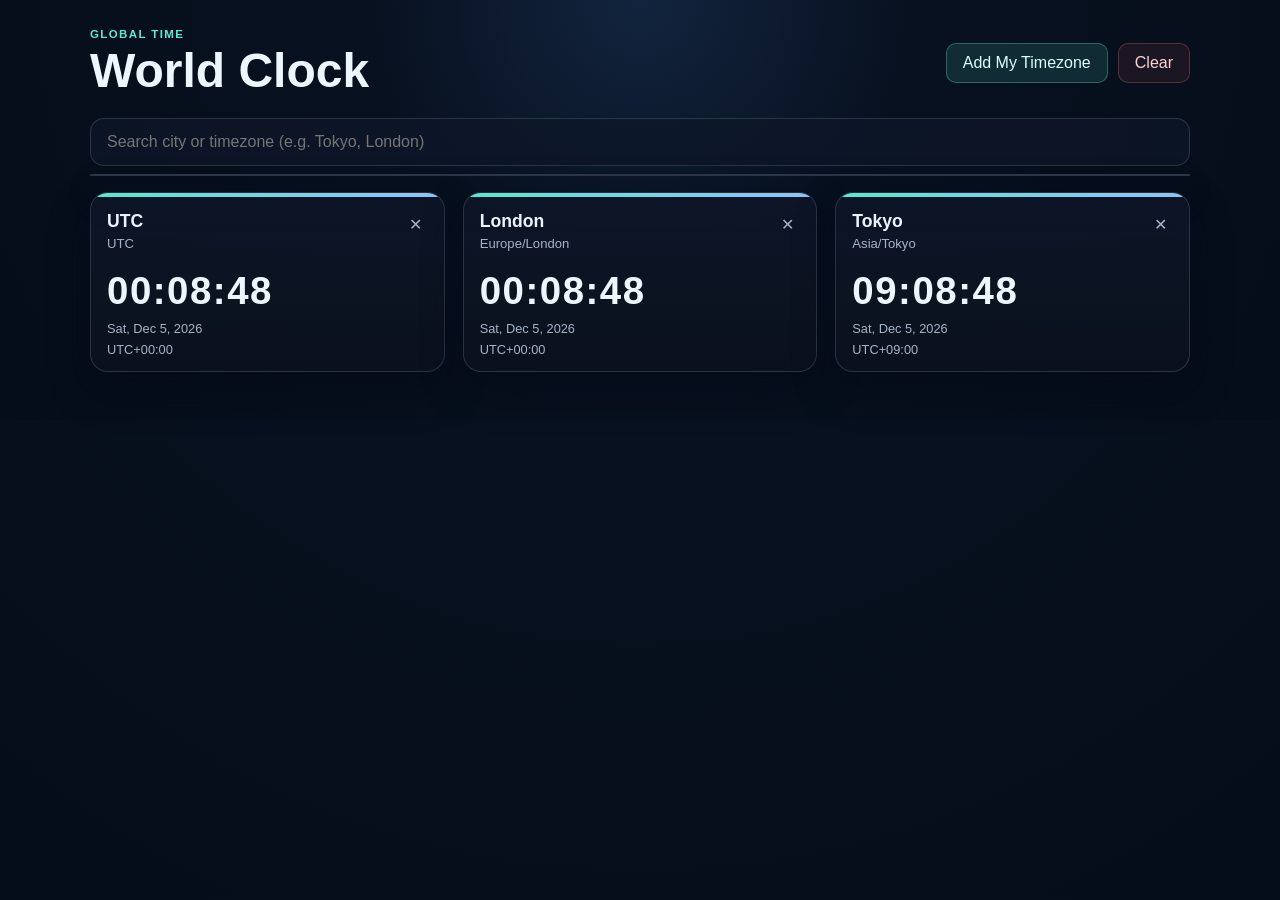
<file: index.html>
<!DOCTYPE html>
<html lang="en">
  <head>
    <meta charset="UTF-8" />
    <meta name="viewport" content="width=device-width, initial-scale=1.0" />
    <title>World Clock</title>
    <link rel="stylesheet" href="styles.css" />
  </head>
  <body>
    <div class="app-shell">
      <header class="topbar">
        <div>
          <p class="eyebrow">Global time</p>
          <h1>World Clock</h1>
        </div>
        <div class="toolbar">
          <button id="add-local-timezone" class="secondary">Add My Timezone</button>
          <button id="clear-all" class="danger">Clear</button>
        </div>
      </header>

      <section class="search-panel">
        <label class="sr-only" for="timezone-search">Search timezone</label>
        <input
          id="timezone-search"
          type="text"
          autocomplete="off"
          placeholder="Search city or timezone (e.g. Tokyo, London)"
        />
        <div id="search-results" class="search-results" aria-live="polite"></div>
      </section>

      <main>
        <section id="clocks" class="clock-grid" aria-live="polite"></section>
      </main>
    </div>

    <script src="app.js"></script>
  </body>
</html>
</file>
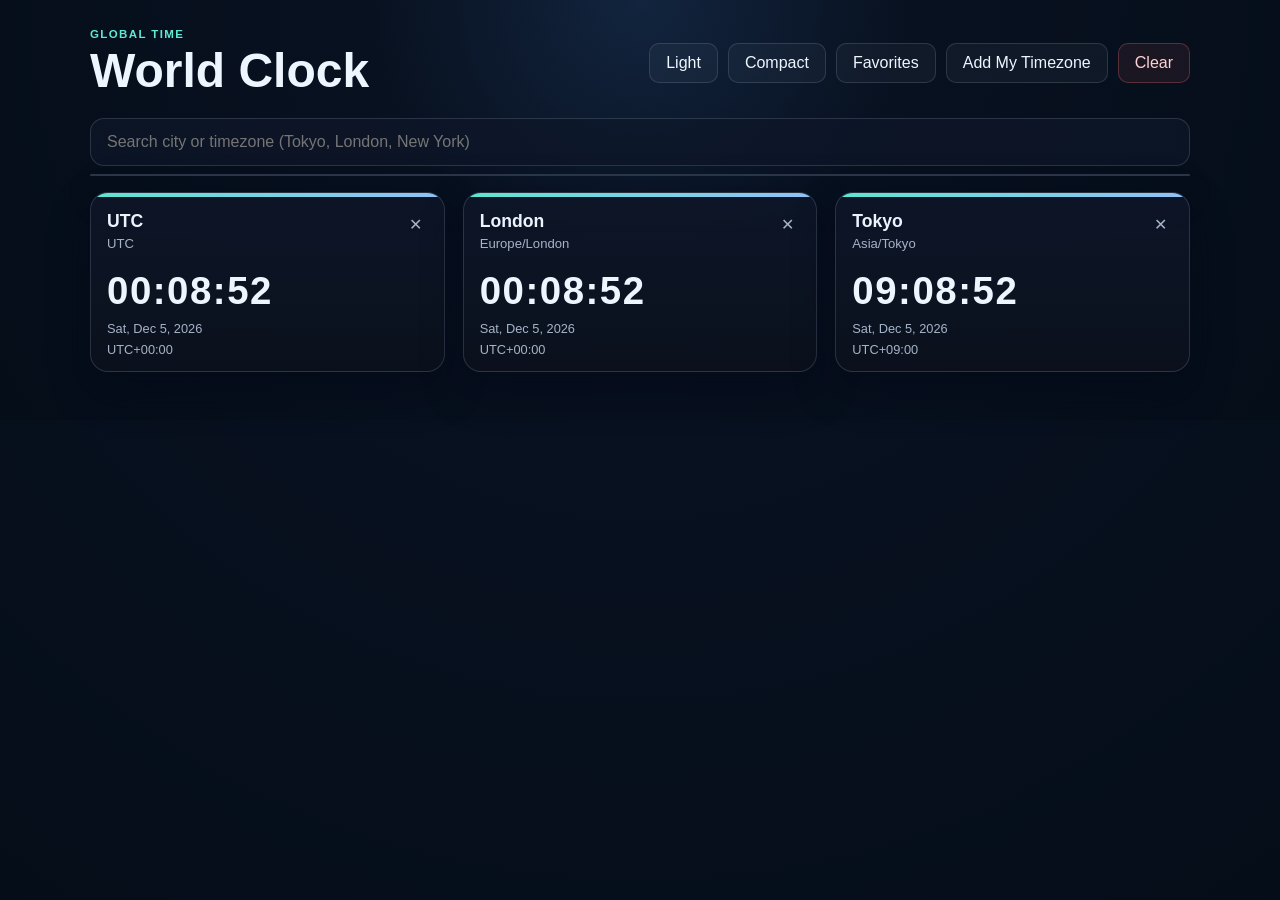
<file: index_Version3.html>
<!doctype html>
<html lang="en">
  <head>
    <meta charset="UTF-8" />
    <meta name="viewport" content="width=device-width, initial-scale=1.0" />
    <title>World Clock</title>
    <link rel="stylesheet" href="styles.css" />
  </head>
  <body>
    <div class="app-shell">
      <header class="topbar">
        <div class="title-wrap">
          <p class="eyebrow">Global time</p>
          <h1>World Clock</h1>
        </div>

        <div class="toolbar">
          <button id="theme-toggle" class="tool-button" type="button" aria-label="Toggle theme">
            <span class="theme-label">Light</span>
          </button>
          <button id="compact-toggle" class="tool-button" type="button" aria-label="Toggle compact mode">
            Compact
          </button>
          <button id="show-favorites" class="tool-button" type="button" aria-label="Show favorites">
            Favorites
          </button>
          <button id="add-local-timezone" class="tool-button accent" type="button">
            Add My Timezone
          </button>
          <button id="clear-all" class="tool-button danger" type="button">
            Clear
          </button>
        </div>
      </header>

      <section class="search-panel">
        <label class="sr-only" for="timezone-search">Search timezone</label>
        <input
          id="timezone-search"
          type="text"
          autocomplete="off"
          placeholder="Search city or timezone (Tokyo, London, New York)"
        />
        <div id="search-results" class="search-results" aria-live="polite"></div>
      </section>

      <main>
        <section id="clocks" class="clock-grid" aria-live="polite"></section>
      </main>
    </div>

    <script src="app.js"></script>
  </body>
</html>
</file>
<file: styles.css>
:root {
  --bg: #081120;
  --bg-accent: #0d1d2d;
  --panel: rgba(15, 23, 42, 0.9);
  --panel-strong: rgba(15, 23, 42, 0.98);
  --border: rgba(148, 163, 184, 0.22);
  --text: #edf5ff;
  --muted: #a5b4c8;
  --primary: #5eead4;
  --primary-strong: #2dd4bf;
  --danger: #f87171;
  --shadow: 0 18px 40px rgba(2, 6, 23, 0.45);
}

* {
  box-sizing: border-box;
}

html, body {
  margin: 0;
  min-height: 100%;
  font-family: Inter, "Segoe UI", sans-serif;
  background: radial-gradient(circle at top, #12243e 0%, var(--bg) 35%, #050d19 100%);
  color: var(--text);
}

body {
  display: flex;
  justify-content: center;
  padding: 28px 18px 48px;
}

button, input {
  font: inherit;
}

.app-shell {
  width: min(1100px, 100%);
}

.topbar {
  display: flex;
  justify-content: space-between;
  align-items: center;
  gap: 16px;
  margin-bottom: 20px;
}

.eyebrow {
  margin: 0 0 5px;
  color: var(--primary);
  text-transform: uppercase;
  letter-spacing: 0.12em;
  font-size: 0.72rem;
  font-weight: 700;
}

h1 {
  margin: 0;
  font-size: clamp(2rem, 4vw, 3rem);
  line-height: 1.1;
}

.toolbar {
  display: flex;
  align-items: center;
  gap: 10px;
  flex-wrap: wrap;
}

button {
  border: 1px solid var(--border);
  border-radius: 10px;
  padding: 10px 16px;
  background: rgba(148, 163, 184, 0.06);
  color: var(--text);
  cursor: pointer;
  transition: transform 0.15s ease, background 0.15s ease;
}

button:hover {
  transform: translateY(-1px);
}

button.secondary {
  background: rgba(94, 234, 212, 0.12);
  border-color: rgba(94, 234, 212, 0.32);
  color: #d8fffb;
}

button.danger {
  background: rgba(248, 113, 113, 0.08);
  border-color: rgba(248, 113, 113, 0.28);
  color: #ffd2d2;
}

.search-panel {
  position: relative;
  margin-bottom: 26px;
}

.search-panel input {
  width: 100%;
  padding: 14px 16px;
  border-radius: 14px;
  border: 1px solid var(--border);
  background: rgba(15, 23, 42, 0.7);
  color: var(--text);
  outline: none;
}

.search-panel input:focus {
  border-color: rgba(94, 234, 212, 0.5);
  box-shadow: 0 0 0 3px rgba(94, 234, 212, 0.12);
}

.search-results {
  position: absolute;
  top: calc(100% + 8px);
  left: 0;
  right: 0;
  border-radius: 14px;
  background: rgba(15, 23, 42, 0.97);
  border: 1px solid var(--border);
  box-shadow: var(--shadow);
  overflow: hidden;
  z-index: 10;
}

.search-result {
  width: 100%;
  text-align: left;
  background: transparent;
  border: 0;
  border-bottom: 1px solid rgba(148, 163, 184, 0.08);
  border-radius: 0;
  padding: 12px 16px;
  color: var(--text);
  display: block;
}

.search-result:last-child {
  border-bottom: 0;
}

.search-result:hover {
  background: rgba(148, 163, 184, 0.05);
}

.search-result small {
  color: var(--muted);
}

.clock-grid {
  display: grid;
  grid-template-columns: repeat(auto-fit, minmax(220px, 1fr));
  gap: 18px;
}

.clock-card {
  position: relative;
  background: linear-gradient(180deg, rgba(15, 23, 42, 0.88), rgba(11, 17, 28, 0.95));
  border: 1px solid var(--border);
  border-radius: 18px;
  padding: 18px 16px 14px;
  overflow: hidden;
  box-shadow: var(--shadow);
}

.clock-card::before {
  content: "";
  position: absolute;
  inset: 0 auto auto 0;
  width: 100%;
  height: 4px;
  background: linear-gradient(90deg, var(--primary), #93c5fd);
}

.card-top {
  display: flex;
  align-items: flex-start;
  justify-content: space-between;
  gap: 10px;
  margin-bottom: 18px;
}

.city-label {
  margin: 0;
  font-weight: 700;
  font-size: 1.1rem;
}

.timezone-label {
  margin-top: 4px;
  color: var(--muted);
  font-size: 0.82rem;
}

.remove-btn {
  background: transparent;
  border: 0;
  color: var(--muted);
  padding: 4px 6px;
  font-size: 1rem;
}

.time-display {
  margin: 0 0 8px;
  font-size: clamp(2rem, 3vw, 2.5rem);
  font-weight: 700;
  letter-spacing: 0.04em;
}

.date-display, .offset-display {
  margin: 0;
  color: var(--muted);
  font-size: 0.8rem;
}

.offset-display {
  margin-top: 6px;
}

.empty-state {
  width: 100%;
  text-align: center;
  color: var(--muted);
  padding: 28px 18px;
  border: 1px dashed var(--border);
  border-radius: 18px;
  background: rgba(15, 23, 42, 0.45);
}

.sr-only {
  position: absolute;
  width: 1px;
  height: 1px;
  padding: 0;
  margin: -1px;
  overflow: hidden;
  clip: rect(0, 0, 0, 0);
  white-space: nowrap;
  border: 0;
}

@media (max-width: 640px) {
  .topbar {
    align-items: flex-start;
    flex-direction: column;
  }

  .toolbar {
    width: 100%;
  }

  .toolbar button {
    flex: 1;
  }
}
</file>
